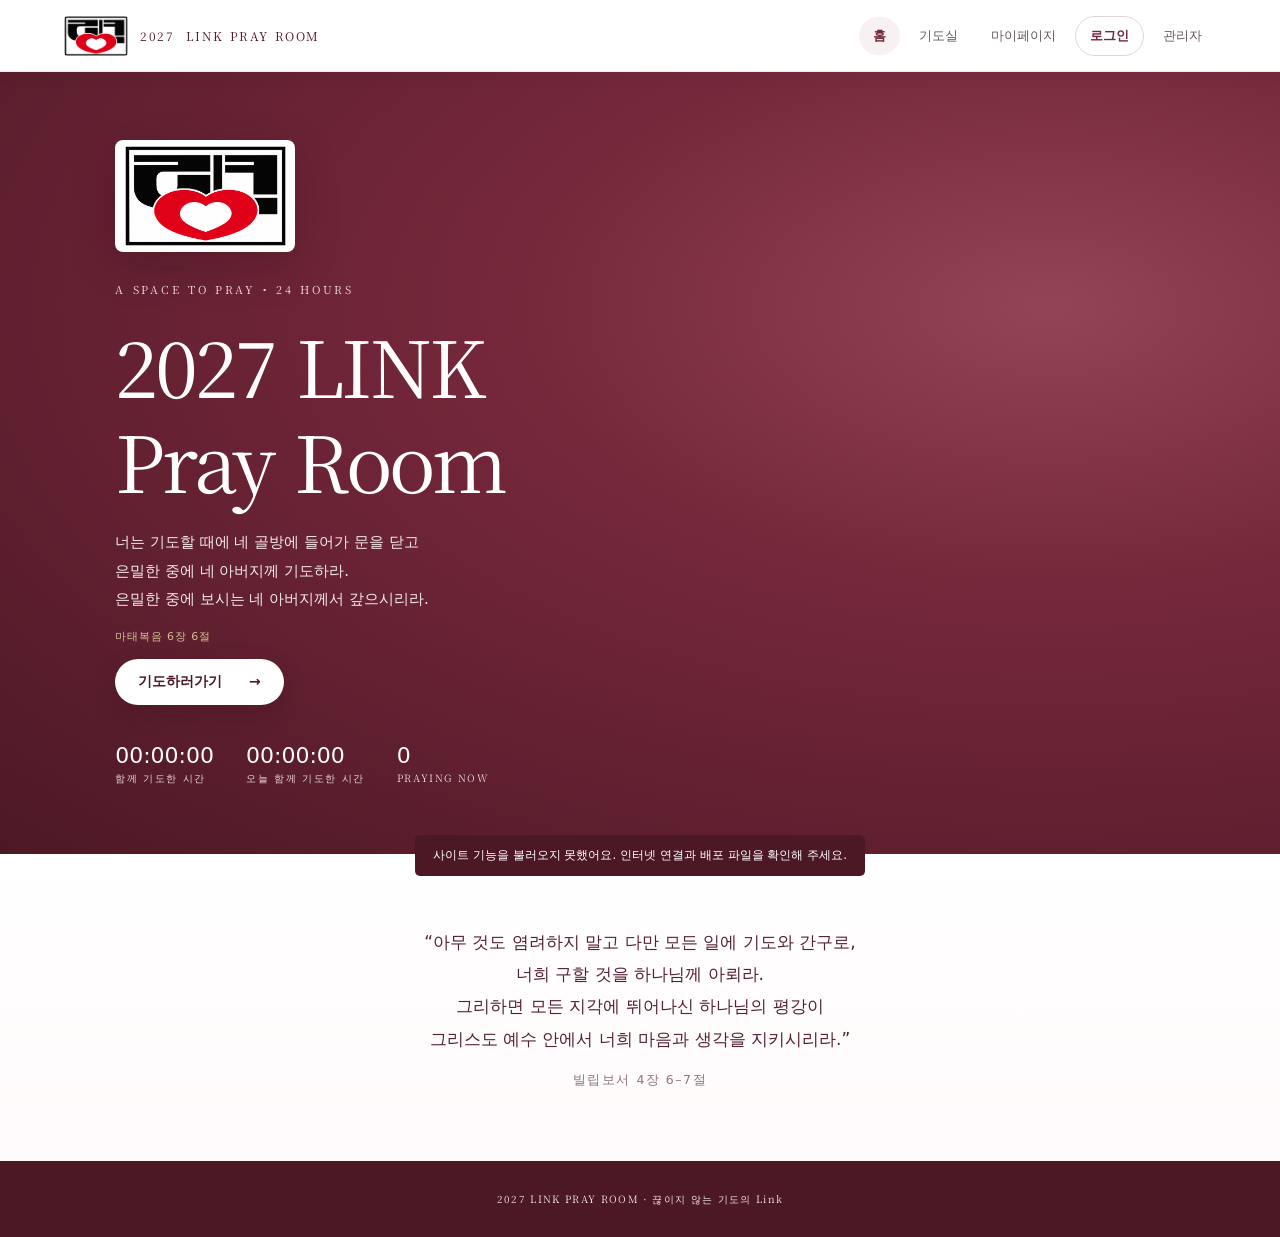
<file: public/index.html>
<!doctype html>
<html lang="ko"><head><meta charset="utf-8"><meta name="viewport" content="width=device-width,initial-scale=1"><meta name="theme-color" content="#18392f"><meta name="apple-mobile-web-app-capable" content="yes"><meta name="apple-mobile-web-app-status-bar-style" content="black-translucent"><meta name="apple-mobile-web-app-title" content="LINK PRAY"><link rel="icon" type="image/png" sizes="192x192" href="./assets/link-pray-icon-white-192.png"><link rel="apple-touch-icon" sizes="180x180" href="./assets/apple-touch-icon-white.png"><link rel="manifest" href="./site.webmanifest"><title>2027 LINK PRAY ROOM</title>
<style>:root{--green:#18392f;--deep:#122b24;--sage:#a6b9a5;--cream:#f6f3eb;--ink:#23332d;--muted:#7e8981;--line:#e4e5dc;--gold:#d7b878}*{box-sizing:border-box}body{margin:0;background:var(--cream);color:var(--ink);font-family:DM Sans,"Noto Serif KR",sans-serif}button,input,textarea,select{font:inherit}button{cursor:pointer}.top{height:72px;padding:0 max(5vw,24px);display:flex;align-items:center;justify-content:space-between;background:#f6f3ebee;border-bottom:1px solid #e8e6dd;position:sticky;top:0;z-index:5}.brand{display:flex;gap:11px;align-items:center;font-size:12px;letter-spacing:.14em;font-weight:700;color:var(--green)}.mark{width:31px;height:31px;border-radius:50%;background:var(--green);color:#f7f3e8;display:grid;place-items:center;font-family:serif;font-size:17px}.nav{display:flex;gap:5px;align-items:center}.nav button,.textbtn{border:0;background:transparent;color:#66746a;padding:10px 14px;border-radius:30px;font-size:13px}.nav button.active{background:#e8ebe3;color:var(--green);font-weight:700}.nav .login{color:var(--green);font-weight:700;border:1px solid #d9ded4}.page{display:none}.page.active{display:block}.hero{min-height:620px;background:linear-gradient(90deg,#0e261edb,#132f2575),radial-gradient(ellipse at 75% 30%,#8b9874,#405c49 35%,#19382e 75%);color:#fff;display:flex;align-items:center;padding:80px max(9vw,30px);position:relative;overflow:hidden}.hero:after{content:"\2733";position:absolute;right:12%;top:5%;font-size:360px;color:#ffffff08;font-family:serif}.hero-inner{max-width:650px;position:relative;z-index:1}.eyebrow{font-size:11px;letter-spacing:.25em;color:#d1c195;font-weight:600}.hero h1{font:500 clamp(42px,7vw,78px)/1.13 "Noto Serif KR",serif;letter-spacing:-.055em;margin:23px 0 18px}.hero p{font-size:15px;line-height:1.9;color:#e2e7df}.primary{background:var(--gold);color:#23342b;border:0;border-radius:4px;padding:15px 23px;font-size:14px;font-weight:700;margin-top:22px}.primary:disabled{opacity:.55;cursor:wait}.arrow{margin-left:22px}.stats{display:flex;gap:36px;margin-top:62px}.stat b{display:block;font-size:22px;font-weight:500}.stat span{font-size:10px;letter-spacing:.16em;color:#c4d0c3}.quote{padding:72px 24px;text-align:center;color:#42574a}.quote blockquote{font:400 22px/1.8 "Noto Serif KR",serif;margin:0 auto 15px}.quote small{letter-spacing:.12em;color:#899187}.shell{max-width:1080px;margin:auto;padding:54px 24px 90px}.heading{text-align:center;margin-bottom:34px}.heading .eyebrow{color:#a4854d}.heading h2{font:500 35px "Noto Serif KR",serif;margin:12px 0}.heading p{font-size:13px;color:var(--muted)}.room-grid{display:grid;grid-template-columns:1.35fr .8fr;gap:20px}.card{background:#fff;border:1px solid var(--line);border-radius:8px;padding:28px}.prayer-card{background:linear-gradient(145deg,#1b3b30,#29483a);color:#f5f3eb;min-height:280px;display:flex;flex-direction:column;justify-content:space-between}.prayer-card .label{font-size:10px;letter-spacing:.2em;color:#d3c08d}.prayer-card h3{font:400 25px/1.7 "Noto Serif KR",serif;max-width:540px;margin:22px 0}.prayer-card p{font-size:12px;color:#c5d0c5}.room-side h3,.card h3{font:500 17px "Noto Serif KR",serif;margin:0 0 19px}.people{display:flex;flex-direction:column;gap:13px}.person{display:flex;align-items:center;gap:10px;font-size:13px}.dot{width:7px;height:7px;background:#80a782;border-radius:50%;box-shadow:0 0 0 4px #eaf1e9}.pill{margin-left:auto;font-size:10px;color:#839087}.empty{font-size:12px;color:var(--muted);padding:12px 0}.timer{text-align:center;padding:22px 0}.timer strong{font-size:30px;font-weight:500;letter-spacing:.08em;color:var(--green)}.timer small{display:block;color:var(--muted);font-size:11px;margin-top:8px}.actions{display:flex;gap:10px;justify-content:center}.actions .primary{margin:0;padding:12px 20px}.secondary{background:#f1f2ed;color:#3b5547;border:1px solid #e4e7de;border-radius:4px;padding:12px 18px}.music{margin-top:20px;padding:15px 17px;background:#f6f6f1;border-radius:5px;display:flex;align-items:center;gap:12px;font-size:12px;color:#506053}.music audio{width:100%;height:34px}.music small{display:block;color:#899187;margin-top:4px}.profile-grid{display:grid;grid-template-columns:.8fr 1.2fr;gap:20px}.profile-name{font:500 24px "Noto Serif KR",serif}.bigtime{font-size:40px;color:var(--green);margin:22px 0 5px}.field{width:100%;border:1px solid var(--line);background:#fbfbf8;padding:13px;border-radius:4px;margin:7px 0 13px;color:var(--ink)}textarea.field{height:105px;resize:vertical}.topic{padding:14px;border:1px solid var(--line);border-radius:5px;margin:10px 0;font-size:13px;line-height:1.7}.topic small{display:block;color:#9a8a68;font-size:10px;margin-bottom:5px}.footer{background:var(--deep);color:#b8c4b9;text-align:center;padding:30px 20px;font-size:10px;letter-spacing:.13em}.modal{position:fixed;inset:0;z-index:20;background:#11261ecc;display:none;align-items:center;justify-content:center;padding:18px}.modal.open{display:flex}.modal-card{width:min(540px,100%);max-height:92vh;overflow:auto;background:var(--cream);padding:30px;border-radius:8px;box-shadow:0 18px 80px #0004}.modal-head{display:flex;justify-content:space-between;align-items:center}.modal-head h2{font:500 25px "Noto Serif KR",serif;margin:0}.close{background:none;border:0;font-size:25px;color:#617067}.tabs{display:flex;gap:6px;margin:20px 0}.tabs button{flex:1;padding:11px;background:#eceee7;border:0;border-radius:4px;color:#617067}.tabs button.active{background:var(--green);color:#fff}.formgrid{display:grid;grid-template-columns:1fr 1fr;gap:0 12px}.formgrid label,.loginform label{display:block;font-size:11px;color:#68756c}.formgrid input,.loginform input{display:block;width:100%;padding:12px;border:1px solid var(--line);background:#fff;border-radius:4px;margin:6px 0 13px}.loginform{display:none}.loginform.active{display:block}.formgrid[hidden]{display:none}.modal .primary{width:100%;margin:10px 0 0}.hint{font-size:11px;color:#818a82;line-height:1.7}.toast{position:fixed;bottom:24px;left:50%;transform:translate(-50%);background:#213b30;color:#fff;padding:12px 18px;border-radius:5px;font-size:12px;opacity:0;pointer-events:none;transition:.2s;z-index:30}.toast.show{opacity:1}.adminbox{max-width:650px;margin:20px auto}.adminbox p{font-size:12px;color:var(--muted);line-height:1.8}.adminbox input[type=file]{display:block;margin:15px 0}.hidden{display:none!important}.profile-label{display:block;font-size:11px;color:#68756c}.answer-box{margin-top:13px;padding:13px;background:#f4f4ee;border:1px solid #e6e7df;border-radius:4px;color:#59655c}.answer-box strong{display:block;font-size:11px;color:#7f8b7e;margin-bottom:6px}.response-button{border:0;background:transparent;color:#55725f;padding:8px 0 0;font-size:11px}.response-editor{margin-top:10px}.topic-actions{display:flex;gap:14px;margin-top:5px}.topic-actions .response-button{padding:8px 0}.topic-actions .response-button:hover{text-decoration:underline}@media(max-width:700px){.top{height:62px;padding:0 13px}.brand{font-size:9px;letter-spacing:.1em}.mark{width:27px;height:27px}.nav{gap:0}.nav button{padding:9px 8px;font-size:10px}.hero{min-height:570px;padding:55px 25px}.hero h1{font-size:47px}.stats{gap:22px}.room-grid,.profile-grid{grid-template-columns:1fr}.shell{padding:43px 15px 70px}.card{padding:21px}.formgrid{grid-template-columns:1fr}.modal-card{padding:22px}}</style><style>.music{display:flex;flex-wrap:nowrap;align-items:center}.music>span{flex:0 0 auto}.music>div{flex:1 1 180px;min-width:100px}.music audio{flex:1 1 240px;width:auto;min-width:180px}@media(max-width:700px){.music{flex-wrap:wrap}.music>div{flex:1 1 120px}.music audio{flex:1 1 calc(100% - 27px);width:calc(100% - 27px);min-width:0;margin-left:27px}}</style><style>.music{display:flex;flex-wrap:nowrap;align-items:center}.music>span{flex:0 0 auto}.music>div{flex:1 1 180px;min-width:100px}.music audio{flex:1 1 240px;width:auto;min-width:180px}@media(max-width:700px){.music{flex-wrap:wrap}.music>div{flex:1 1 120px}.music audio{flex:1 1 calc(100% - 27px);width:calc(100% - 27px);min-width:0;margin-left:27px}}</style><style>.youtube-wrap{margin-top:14px;border-radius:5px;overflow:hidden;background:#111}.youtube-wrap iframe{display:block;width:100%;min-height:200px;aspect-ratio:16/9;border:0}.admin-global-total{display:flex;justify-content:space-between;align-items:center;padding:12px 0;border-bottom:1px solid var(--line);font-size:12px}.admin-global-total strong{font-size:18px;color:var(--green)}.admin-person-row{display:grid;grid-template-columns:minmax(120px,1fr) auto auto;align-items:center;gap:12px;padding:11px 0;border-bottom:1px solid var(--line)}.admin-person-row>div{min-width:0}.admin-person-row b,.admin-person-row small{display:block}.admin-person-row b{font-size:12px}.admin-person-row small{font-size:10px;color:var(--muted);margin-top:4px}.admin-person-row>strong{font-size:12px;white-space:nowrap}.admin-person-row button{padding:8px 10px;font-size:11px;white-space:nowrap}@media(max-width:700px){.top{height:auto;min-height:62px;flex-wrap:wrap;gap:8px;padding:10px 13px}.brand{font-size:9px;letter-spacing:.1em}.nav{width:100%;overflow-x:auto;justify-content:flex-start;scrollbar-width:none}.nav::-webkit-scrollbar{display:none}.nav button{flex:0 0 auto;white-space:nowrap}.hero .stats{flex-wrap:wrap}.adminbox{padding:18px}.admin-person-row{grid-template-columns:minmax(0,1fr) auto;gap:9px}.admin-person-row>div{grid-column:1/3}.admin-person-row button{width:100%}.youtube-wrap iframe{min-height:200px}}</style><style>@media(max-width:700px){.top{height:auto;min-height:60px;flex-wrap:wrap;gap:8px;padding:10px 12px}.brand{font-size:10px;letter-spacing:.08em}.nav{width:100%;overflow-x:auto;justify-content:flex-start;gap:3px;scrollbar-width:none}.nav::-webkit-scrollbar{display:none}.nav button{flex:0 0 auto;min-height:42px;padding:10px 12px;font-size:12px;white-space:nowrap}.hero{min-height:calc(100svh - 106px);padding:48px 22px}.hero h1{font-size:clamp(40px,12vw,56px)}.hero p{font-size:14px}.hero:after{right:-18%;font-size:240px}.stats{gap:18px;margin-top:42px}.stat{min-width:105px}.stat b{font-size:19px}.shell{padding:32px 14px 54px}.heading{margin-bottom:23px}.heading h2{font-size:29px}.heading p{line-height:1.7}.room-grid,.profile-grid{grid-template-columns:minmax(0,1fr);gap:14px}.card{padding:18px}.prayer-card{min-height:240px}.prayer-card h3{font-size:21px;line-height:1.65}.actions{gap:8px}.actions button{flex:1;min-height:48px;padding:12px 8px!important}.timer strong{font-size:28px}.music{flex-wrap:wrap;gap:10px}.music>div{flex:1 1 calc(100% - 40px);min-width:0}.music audio{width:100%;min-width:0}.youtube-wrap{width:100%}.adminbox{margin:0;padding:18px}.admin-person-row{grid-template-columns:minmax(0,1fr) auto;gap:8px}.admin-person-row>div{grid-column:1/3}.admin-person-row button{width:100%;min-height:42px}.formgrid{grid-template-columns:1fr}.field{font-size:16px;padding:13px}.modal{padding:10px;align-items:flex-end}.modal-card{width:100%;max-height:92svh;padding:20px;border-radius:12px 12px 6px 6px}.modal-head h2{font-size:22px}.modal .primary,.modal .secondary{min-height:46px}.footer{padding:24px 14px;line-height:1.7}.toast{width:calc(100% - 28px);bottom:14px;text-align:center}.topic{overflow-wrap:anywhere}.profile-details{line-height:1.8}.signed-out{text-align:center}}@media(min-width:701px)and (max-width:900px){.top{padding:0 20px}.nav button{padding:9px 10px}.shell{padding-right:20px;padding-left:20px}.room-grid{grid-template-columns:1.1fr .9fr}}</style><style>.room-topic-list{display:grid;gap:18px}.room-topic-entry{padding:0 0 16px;border-bottom:1px solid #ffffff26}.room-topic-entry:last-child{padding-bottom:0;border-bottom:0}.room-topic-entry h3{font:500 18px/1.5 "Noto Serif KR",serif;margin:0 0 7px;color:#e5d7a9}.room-topic-entry p{font:400 16px/1.8 "Noto Serif KR",serif;margin:0;color:#f5f3eb;white-space:pre-wrap}.shared-topic-entry{padding:16px;margin:12px 0;background:#f7f7f2;border:1px solid var(--line);border-radius:6px}.shared-topic-entry .field{margin:6px 0 10px}.admin-group{padding:15px 0;border-bottom:1px solid var(--line)}.admin-group>h4{display:flex;justify-content:space-between;align-items:center;margin:0 0 10px;color:var(--green);font-size:16px}.admin-group>h4 span,.admin-darabang-group>h5 span{font-size:11px;color:var(--muted);font-weight:400}.admin-darabang-group{padding:10px 0 4px 14px;border-left:2px solid #e7e8df}.admin-darabang-group>h5{display:flex;justify-content:space-between;margin:0 0 8px;font-size:13px;font-weight:600;color:#526658}.shared-topic-title{font:500 14px "Noto Serif KR",serif;margin:0 0 7px;color:var(--green)}@media(max-width:700px){.room-topic-entry p{font-size:15px}.shared-topic-entry{padding:12px}.admin-darabang-group{padding-left:10px}}</style><style>.shared-prayer-tabs{flex-wrap:wrap;margin:16px 0}.shared-prayer-tabs button{font-size:12px}.shared-prayer-tabs button.active{background:var(--green);color:#fff}.personal-topic-choices{display:grid;grid-template-columns:repeat(auto-fit,minmax(150px,1fr));gap:9px}.personal-topic-choice{display:flex;align-items:center;justify-content:space-between;gap:10px;padding:13px;background:#f7f8f3;border:1px solid var(--line);border-radius:5px;color:var(--ink);text-align:left}.personal-topic-choice:hover{border-color:#a6b9a5;background:#f0f3eb}.personal-topic-choice span{font-size:13px;font-weight:600}.personal-topic-choice small{font-size:10px;color:var(--muted);white-space:nowrap}.personal-topic-breadcrumb{display:flex;align-items:center;gap:8px;flex-wrap:wrap;margin:4px 0 16px;color:var(--muted);font-size:12px}.personal-topic-heading{font:500 16px "Noto Serif KR",serif;color:var(--green);margin:8px 0 12px}.admin-group{margin:12px 0}.admin-group>h4{margin-bottom:10px}@media(max-width:700px){.shared-prayer-tabs{display:grid;grid-template-columns:1fr}.shared-prayer-tabs button{min-height:42px}.personal-topic-choices{grid-template-columns:1fr}.personal-topic-choice{min-height:48px}}</style><style>.hero:after{display:none!important;content:none!important}</style><style>.room-topic-entry h3{font-size:23px!important;line-height:1.45}.topic-prayer-total{display:block;margin-top:13px;color:#d8c99f;font-size:12px;letter-spacing:.03em}.completed-prayer-archive{margin-top:24px}.completed-prayer-archive>h3{margin:0 0 12px;color:var(--green)}.completed-prayer-entry{display:flex;justify-content:space-between;align-items:flex-start;gap:18px;padding:17px 0;border-top:1px solid var(--line)}.completed-prayer-entry h3{margin:0 0 6px;color:var(--green);font:600 17px/1.5 "Noto Serif KR",serif}.completed-prayer-entry p{margin:0;white-space:pre-wrap;font-size:13px;line-height:1.7}.completed-prayer-entry>small{flex:0 0 auto;color:var(--muted);font-size:11px;text-align:right}.completed-prayer-entry strong{display:inline-block;margin-top:5px;color:var(--green);font-size:13px}.admin-member-card{display:block!important;padding:14px 0!important}.admin-member-heading{display:grid;grid-template-columns:minmax(100px,1fr) minmax(180px,2fr) auto;align-items:center;gap:12px}.admin-member-heading small{font-size:11px;color:var(--muted)}.admin-member-fields{display:grid;grid-template-columns:repeat(3,minmax(0,1fr));gap:9px;margin:12px 0}.admin-member-fields label{font-size:11px;color:var(--muted)}.admin-member-fields .field{margin-top:5px}.topic-prayer-total{color:#66746a!important}.room-topic-entry .topic-prayer-total{color:#d8c99f!important}@media(max-width:600px){.completed-prayer-entry{display:block}.completed-prayer-entry>small{display:block;margin-top:10px;text-align:left}.admin-member-heading{grid-template-columns:1fr auto}.admin-member-heading small{grid-column:1/-1;grid-row:2}.admin-member-fields{grid-template-columns:1fr}.completed-prayer-archive{padding:18px}}</style><style>.admin-tabs{display:grid;grid-template-columns:repeat(4,minmax(0,1fr));margin:0 0 22px}.admin-tabs button{font-size:13px}.admin-tabs button.active{background:var(--green);color:#fff}.admin-panels{display:grid;gap:18px}.admin-panel{margin:0}.admin-panel-subsection{margin-top:28px}.admin-global-total{margin:0 0 10px;padding:12px;background:#f5f6f1;border-radius:4px;color:var(--muted);font-size:13px}.admin-global-total strong{color:var(--green);font-size:18px}.admin-member-navigation{margin-top:18px}.admin-member-choice-grid{display:grid;grid-template-columns:repeat(auto-fit,minmax(140px,1fr));gap:10px}.admin-member-choice{display:flex;align-items:center;justify-content:space-between;gap:10px;min-height:54px;padding:13px 15px;border:1px solid var(--line);border-radius:5px;background:#f8f9f5;color:var(--green);text-align:left}.admin-member-choice:hover{border-color:var(--sage);background:#f0f3eb}.admin-member-choice strong{font-size:14px}.admin-member-choice small{font-size:11px;color:var(--muted);white-space:nowrap}.admin-member-path>p{color:var(--muted);font-size:13px}.admin-member-heading{grid-template-columns:minmax(130px,1fr) minmax(160px,2fr) auto}.admin-member-fields{grid-template-columns:repeat(3,minmax(0,1fr))}@media(max-width:760px){.admin-tabs{grid-template-columns:repeat(2,minmax(0,1fr))}.admin-tabs button{min-height:48px;padding:9px;font-size:12px}}@media(max-width:520px){.admin-tabs{grid-template-columns:1fr 1fr}.admin-member-heading{grid-template-columns:1fr}.admin-member-heading small{grid-column:auto;grid-row:auto}.admin-member-fields{grid-template-columns:1fr}}</style><style>.signup-choice-label{grid-column:1/-1;display:block;font-size:12px;color:#526658;font-weight:600;margin-top:2px}.signup-choice-select{display:block;width:100%;min-height:50px;padding:13px 44px 13px 14px;margin:7px 0 13px;border:1px solid #d9ded4;border-radius:5px;background-color:#fff;color:#23332d;font-size:15px;line-height:1.4;appearance:none;-webkit-appearance:none;box-shadow:0 1px 2px #18392f0a;background-image:linear-gradient(45deg,transparent 50%,#627369 50%),linear-gradient(135deg,#627369 50%,transparent 50%);background-position:calc(100% - 19px) 50%,calc(100% - 13px) 50%;background-size:6px 6px;background-repeat:no-repeat}.signup-choice-select:focus{outline:2px solid #a6b9a5;outline-offset:1px;border-color:#6f8c78}.signup-choice-select option{font-size:15px;padding:8px}@media(max-width:700px){.signup-choice-label{font-size:12px}.signup-choice-select{min-height:52px;font-size:16px;padding:14px 44px 14px 14px}}</style><link rel="preconnect" href="https://fonts.googleapis.com"><link rel="preconnect" href="https://fonts.gstatic.com" crossorigin><link href="https://fonts.googleapis.com/css2?family=Noto+Serif+KR:wght@400&display=swap" rel="stylesheet"><link rel="stylesheet" href="./theme.css?v=21"><style>.person-name{display:inline-flex;align-items:baseline}.room-role-label{margin-left:1px;color:#a2aba4;font-size:.78em;font-weight:400;white-space:nowrap}</style><style>.admin-today-prayers{margin-top:16px;padding:18px;background:#fff;border:1px solid #e4e5dc;border-radius:7px}.admin-today-prayers h4{margin:0 0 5px;color:#23332d;font-size:15px}.admin-today-prayers>p{margin:0 0 12px;color:#7e8981;font-size:12px}.admin-today-prayer-list{display:grid;gap:8px}.admin-today-person{display:flex;justify-content:space-between;align-items:center;gap:10px;padding:11px 13px;background:#f7f8f4;border-radius:5px}.admin-today-person>div{display:flex;align-items:center;gap:8px}.admin-today-person strong{font-size:13px;color:#23332d}.admin-today-person small{font-size:12px;color:#7e8981;text-align:right}.admin-today-active{font-size:10px;color:#55745d;background:#e8efe7;border-radius:20px;padding:4px 8px}@media(max-width:520px){.admin-today-person{align-items:flex-start;flex-direction:column}.admin-today-person small{text-align:left}}</style><style>.hero-inner{max-width:900px;width:100%}.hero .hero-title{font:500 clamp(38px,5.4vw,62px)/1.08 'Noto Serif KR',serif;letter-spacing:-.05em;margin:12px 0 22px}.hero-time-layout{display:grid;grid-template-columns:minmax(0,1.35fr) minmax(260px,.8fr);gap:34px;align-items:stretch;margin:0 0 21px}.hero-main-time{display:flex;flex-direction:column;justify-content:center;padding:20px 22px;background:rgba(255,255,255,.09);border:1px solid rgba(255,255,255,.18);border-left:3px solid var(--gold);border-radius:8px;backdrop-filter:blur(5px)}.hero-main-time>span{font-size:12px;letter-spacing:.18em;color:#d1c195;margin-bottom:9px}.hero-main-time>strong{font:500 clamp(42px,5.2vw,58px)/1.05 'DM Sans',sans-serif;letter-spacing:.015em;color:#fff;white-space:nowrap}.hero-side-times{display:grid;grid-template-rows:1fr 1fr;border-left:1px solid #ffffff45;padding-left:24px}.hero-side-time{display:flex;justify-content:space-between;align-items:center;gap:14px;min-height:47px}.hero-side-time+.hero-side-time{border-top:1px solid #ffffff30}.hero-side-time>span{font-size:12px;line-height:1.45;color:#dfe5dc}.hero-side-time>strong{font-size:19px;font-weight:500;white-space:nowrap;color:#fff}.hero .hero-scripture{margin:20px 0 2px;font-size:14px;line-height:1.8;color:#e2e7df}.hero .hero-verse{display:block;margin-top:4px;color:#d1c195;font-size:11px}.hero .primary{margin-top:15px}.hero-live-count{display:flex;align-items:baseline;gap:8px;margin-top:17px;color:#c4d0c3}.hero-live-count b{font-size:17px;font-weight:600;color:#fff}.hero-live-count span{font-size:10px;letter-spacing:.15em}@media(max-width:700px){.hero{padding:52px 24px}.hero .hero-title{font-size:clamp(36px,10vw,52px);margin:10px 0 18px}.hero-time-layout{grid-template-columns:1fr;gap:15px;margin-bottom:17px}.hero-main-time{padding-left:15px}.hero-main-time>strong{font-size:clamp(38px,10vw,50px)}.hero-side-times{border-left:0;padding-left:0}.hero-side-time{min-height:43px}.hero-side-time>strong{font-size:17px}.hero .hero-scripture{font-size:13px;margin-top:16px}}</style><style>.hero-side-times.solo{grid-template-rows:1fr}</style><style>.hero-inner{max-width:900px;width:100%}.stats{flex-wrap:wrap;gap:18px 32px;margin-top:38px}@media(max-width:520px){.stats{gap:14px 20px;margin-top:28px}.stat b{font-size:18px}}</style></head><body>
<header class="top"><div class="brand"><img class="brand-logo" src="./assets/link-logo.png" width="64" height="40" alt=""><span>2027&nbsp; LINK PRAY ROOM</span></div><nav class="nav"><button class="active" data-page="home">홈</button><button data-page="room">기도실</button><button data-page="mypage">마이페이지</button><button id="authButton" class="login">로그인</button><button id="logoutButton" class="login hidden">로그아웃</button><button id="adminNav" data-page="admin">관리자</button></nav></header>
<main><section id="home" class="page active"><div class="hero"><div class="hero-inner"><img class="hero-logo" src="./assets/link-logo.png" width="240" height="150" alt="LINK PRAY ROOM 로고"><div class="eyebrow">A SPACE TO PRAY · 24 HOURS</div><h1><span class="hero-english">2027 LINK</span><br>Pray Room</h1><p>너는 기도할 때에 네 골방에 들어가 문을 닫고<br>은밀한 중에 네 아버지께 기도하라.<br>은밀한 중에 보시는 네 아버지께서 갚으시리라.</p><small class="hero-verse">마태복음 6장 6절</small><button class="primary" id="goRoom">기도하러가기 <span class="arrow">→</span></button><div id="homeSideTimes" class="stats"><div class="stat"><b id="homeTotal">00:00:00</b><span id="homeTotalCaption">함께 기도한 시간</span></div><div id="homeMyStat" class="stat hidden"><b id="homeMyTotal">로그인 후 확인</b><span id="homeMyTotalCaption">나의 기도시간</span></div><div class="stat"><b id="homeTodayTotal">00:00:00</b><span>오늘 함께 기도한 시간</span></div><div class="stat"><b id="homeCount">0</b><span>PRAYING NOW</span></div></div></div></div><div class="quote"><blockquote>“아무 것도 염려하지 말고 다만 모든 일에 기도와 간구로,<br>너희 구할 것을 하나님께 아뢰라.<br>그리하면 모든 지각에 뛰어나신 하나님의 평강이<br>그리스도 예수 안에서 너희 마음과 생각을 지키시리라.”</blockquote><small>빌립보서 4장 6–7절</small></div><footer class="footer">2027 LINK PRAY ROOM · 끊이지 않는 기도의 Link</footer></section>
<section id="room" class="page"><div class="shell"><div class="heading"><div class="eyebrow">THE PRAYER ROOM</div><h2>지금, 함께 기도해요</h2><p>이와 같이 성령도 우리의 연약함을 도우시나니 우리는 마땅히 기도할 바를 알지 못하나<br>오직 성령이 말할 수 없는 탄식으로 우리를 위하여 친히 간구하시느니라<br>- 로마서 8장 26절 -</p></div><div class="room-grid"><div><div class="card prayer-card"><div id="roomTopic" class="room-topic-list"></div></div><div class="card" style="margin-top:18px;text-align:center"><div class="timer"><strong id="timer">00:00:00</strong><small id="timerHint">로그인 후 기도를 시작할 수 있어요</small></div><div class="actions"><button class="primary" id="startBtn">기도 시작</button><button class="secondary hidden" id="stopBtn">기도 마치기</button></div><div class="music"><span style="font-size:18px">♫</span><div><b id="musicName">배경음악</b></div><audio id="audio" controls loop></audio></div><div id="youtubeWrap" class="youtube-wrap hidden"><iframe id="youtubePlayer" title="배경음악 YouTube player" loading="lazy" allow="autoplay; encrypted-media; picture-in-picture" allowfullscreen></iframe></div></div></div><aside class="card room-side"><h3>기도실에 함께 있는 사람 <span class="pill" id="countLabel">0명</span></h3><div id="people" class="people"><div class="empty">불러오는 중…</div></div><div class="topic" style="margin-top:25px;background:#f8f8f3"><small>함께하는 기도</small>각자의 골방에서 드리는 기도가 링크의 기도로</div></aside></div><section id="completedPrayerArchive" class="card completed-prayer-archive hidden"><h3>이전 기도제목</h3><div id="completedPrayerTopics"></div></section></div></section>
<section id="mypage" class="page"><div class="shell"><div class="heading"><div class="eyebrow">MY PRAYER JOURNEY</div><h2>마이페이지</h2><p>나의 기도 여정과 기도제목을 기록해요.</p></div><div id="signedOut" class="card signed-out">마이페이지를 보려면 로그인해 주세요.<br><button class="primary" onclick="openAuth('login')">로그인</button></div><div id="myContent" class="profile-grid hidden"><div class="card"><div class="profile-name"><span id="myName">기도자</span>님</div><div class="bigtime" id="myTotal">00:00:00</div><div class="hint" id="myTotalCaption">나의 기도시간</div><div id="myProfileDetails" class="hint profile-details"></div><form id="profileForm"><h3>회원정보</h3><label class="profile-label">이름<input id="profileName" class="field" required></label><label class="profile-label">휴대폰 번호<input id="profilePhone" class="field" type="tel" inputmode="numeric" placeholder="010-0000-0000" required></label><label class="profile-label">기수<input id="profileCohort" class="field" required></label><label class="profile-label">그룹<select id="profileGroup" class="field" required><option value="">그룹 선택</option></select></label><label class="profile-label">다락방<select id="profileDarabang" class="field" required><option value="">다락방 선택</option></select></label><label class="profile-label">순<select id="profileSoon" class="field" required><option value="">순 선택</option></select></label><button class="secondary" type="submit">회원정보 저장</button></form><hr><h3>이메일 변경</h3><label class="profile-label">이메일<input id="profileEmailInput" class="field" type="email" required></label><button class="secondary" id="requestEmailChange" type="button">변경 인증메일 보내기</button><p class="hint" id="emailChangeStatus">새 이메일 주소로 인증메일을 보내고, 메일의 링크를 열어 변경을 완료해 주세요.</p><hr><h3>비밀번호 변경</h3><label class="profile-label">새 비밀번호<input id="newPassword" class="field" type="password" autocomplete="new-password" minlength="8" placeholder="8자 이상" required></label><label class="profile-label">새 비밀번호 확인<input id="confirmNewPassword" class="field" type="password" autocomplete="new-password" minlength="8" required></label><button class="secondary" id="changePasswordBtn" type="button">비밀번호 변경</button></div><div class="card"><h3>나의 기도제목</h3><p class="hint">나만 볼 수 있는 기도제목을 기록해요.</p><textarea id="myTopicInput" class="field" placeholder="나의 기도제목을 적어주세요."></textarea><button class="primary" id="saveTopic" type="button">기도제목 저장</button><div id="myTopics" class="topic-list"></div></div></div></div></section>
<section id="admin" class="page"><div class="shell"><div class="heading"><div class="eyebrow">ROOM SETTINGS</div><h2>관리자 모드</h2><p>기도제목, 회원, 배경음악을 필요한 메뉴에서 관리합니다.</p></div><div id="adminTabs" class="tabs admin-tabs"><button type="button" class="active" data-admin-panel-button="shared">공통 기도제목 작성 관리</button><button type="button" data-admin-panel-button="personal">회원 개인 기도제목 관리</button><button type="button" data-admin-panel-button="members">회원 관리</button><button type="button" data-admin-panel-button="music">배경음악 관리</button></div><div class="admin-panels"><section class="card adminbox admin-panel" data-admin-panel="shared"><h3>공통 기도제목 작성 관리</h3><p>각 항목의 이름과 내용을 입력하세요. 여러 항목을 한 번에 게시할 수 있어요.</p><div id="sharedTopicDrafts"></div><button class="secondary" id="addSharedTopicDraft" type="button">+ 기도제목 추가</button><button class="primary" id="saveAdminTopic" type="button">입력한 기도제목 게시</button><div class="admin-panel-subsection"><h3>공통 기도제목 목록</h3><div id="sharedPrayerTabs" class="tabs shared-prayer-tabs"><button type="button" data-shared-status="published" data-status-label="게시">게시 (0)</button><button type="button" data-shared-status="unpublished" data-status-label="미게시">미게시 (0)</button><button type="button" data-shared-status="completed" data-status-label="완료 · 이전 기도제목">완료 · 이전 기도제목 (0)</button></div><div id="adminPrayerHistory"><div class="empty">관리자 메뉴에서 불러옵니다.</div></div><div id="adminSharedPrayerTotals" class="admin-shared-prayer-totals"></div></div></section><section class="card adminbox admin-panel hidden" data-admin-panel="personal"><h3>회원 개인 기도제목 관리</h3><p>다락방과 순을 선택해 해당 회원들의 개인 기도제목과 응답을 확인합니다.</p><div id="adminPersonalTopics"><div class="empty">관리자 메뉴에서 불러옵니다.</div></div></section><section class="card adminbox admin-panel hidden" data-admin-panel="members"><h3>회원 관리 · 회원 정보 관리</h3><p>다락방을 고르고, 순을 고르면 해당 순 회원만 표시됩니다. 회원별 누적 기도시간을 확인하고 회원분류를 수정할 수 있어요.</p><div class="admin-tools"><div id="adminGlobalTotal" class="admin-global-total"></div><div class="admin-today-prayers"><h4>오늘 기도한 사람</h4><p>가장 최근에 기도를 시작한 사람부터 표시해요.</p><div id="adminTodayPrayerList" class="admin-today-prayer-list"><div class="empty">관리자 메뉴에서 불러옵니다.</div></div></div></div><div id="adminPrayerTotals" class="admin-member-navigation"><div class="empty">관리자 메뉴에서 불러옵니다.</div></div></section><section class="card adminbox admin-panel hidden" data-admin-panel="music"><h3>배경음악 관리</h3><p>음원 파일을 올리거나 YouTube 영상 링크를 등록할 수 있습니다. 마지막으로 설정한 방식 하나만 재생됩니다.</p><label class="profile-label">YouTube 영상 링크<input id="youtubeUrl" class="field" type="url" placeholder="https://www.youtube.com/watch?v=..."></label><button class="secondary" id="saveYoutubeLink" type="button">YouTube 링크 사용</button><div id="uploadStatus" class="hint" style="margin:10px 0"></div><label class="profile-label" style="margin-top:18px">또는 음원 파일 업로드<input type="file" id="audioFile" accept="audio/*"></label></section></div></div></section></main>
<div id="authModal" class="modal"><div class="modal-card"><div class="modal-head"><h2>기도실에 함께하기</h2><button class="close" id="closeModal">×</button></div><div class="tabs"><button class="active" data-auth-tab="login">로그인</button><button data-auth-tab="signup">회원가입</button></div><form id="loginForm" class="loginform active"><label>연락처 또는 이메일<input name="identifier" autocomplete="username" placeholder="010-0000-0000 또는 you@example.com" required></label><label>비밀번호<input name="password" type="password" autocomplete="current-password" required></label><button class="primary">로그인</button><button class="textbtn" id="showPasswordReset" type="button">비밀번호를 잊으셨나요?</button><div id="passwordResetBox" class="hidden"><label>가입한 이메일<input id="resetEmail" type="email" autocomplete="email" placeholder="you@example.com"></label><button class="secondary" id="sendPasswordReset" type="button">재설정 이메일 보내기</button></div><p class="hint">관리자는 관리자 계정으로 로그인한 뒤 상단의 관리자 메뉴를 이용하세요.</p></form><form id="signupForm" class="loginform"><div class="formgrid"><label>연락처<input name="phone" type="tel" autocomplete="tel" placeholder="010-0000-0000" required></label><label>이메일<input name="email" type="email" autocomplete="email" required></label><label>이름<input name="name" autocomplete="name" required></label><label>기수<input name="cohort" required></label><label class="signup-choice-label">그룹<select class="field signup-choice-select" id="signupGroup" name="group_name" required><option value="">그룹 선택</option></select></label><label class="signup-choice-label">다락방<select class="field signup-choice-select" id="signupDarabang" name="darabang" required><option value="">다락방 선택</option></select></label><label class="signup-choice-label">순<select class="field signup-choice-select" id="signupSoon" name="soon" required><option value="">순 선택</option></select></label><label>비밀번호<input name="password" type="password" autocomplete="new-password" minlength="8" required></label></div><button class="secondary" id="verifyEmailBtn" type="button">이메일 인증메일 보내기</button><p class="hint" id="emailVerifyStatus">이메일 인증을 먼저 진행해 주세요.</p><button class="primary" id="completeSignup" disabled>회원가입</button><p class="hint">인증메일 링크를 열어 이메일을 인증한 뒤 이 화면으로 돌아와 회원가입을 눌러주세요.</p></form></div></div>
<div id="reauthModal" class="modal"><form id="reauthForm" class="modal-card"><div class="modal-head"><h2>비밀번호 확인</h2><button class="close" id="closeReauth" type="button">×</button></div><p class="hint">마이페이지를 열려면 계정 비밀번호를 다시 입력해 주세요.</p><input id="reauthPassword" class="field" type="password" autocomplete="current-password" required><button class="primary">확인</button></form></div><div id="passwordRecoveryModal" class="modal"><form id="passwordRecoveryForm" class="modal-card"><div class="modal-head"><h2>새 비밀번호 설정</h2></div><p class="hint">이메일 인증이 완료됐어요. 새 비밀번호를 입력해 주세요.</p><label class="profile-label">새 비밀번호<input id="recoveryPassword" class="field" type="password" autocomplete="new-password" minlength="8" required></label><label class="profile-label">새 비밀번호 확인<input id="recoveryPasswordConfirm" class="field" type="password" autocomplete="new-password" minlength="8" required></label><button class="primary">비밀번호 저장</button></form></div><div class="toast" id="toast"></div>
<script type="module" src="./app.js?v=30"></script>
<script>(()=>{const d=new Set(["SCRIPT","STYLE","NOSCRIPT","TEXTAREA","INPUT"]),u=/\d+(?=\s+[A-Za-z])|[A-Za-z]+/g;function s(e){if(!e||e.nodeType!==Node.TEXT_NODE||!e.nodeValue||e.parentElement?.closest(".latin-serif"))return;const t=e.nodeValue;if(!/[A-Za-z]/.test(t))return;const a=[...t.matchAll(u)];if(!a.length)return;const n=document.createDocumentFragment();let c=0;for(const o of a){const i=o.index;i>c&&n.append(document.createTextNode(t.slice(c,i)));const r=document.createElement("span");r.className="latin-serif",r.lang="en",r.textContent=o[0],n.append(r),c=i+o[0].length}c<t.length&&n.append(document.createTextNode(t.slice(c))),e.replaceWith(n)}function l(e){if(e.nodeType===Node.TEXT_NODE)return s(e);if(e.nodeType!==Node.ELEMENT_NODE||d.has(e.tagName)||e.closest(".latin-serif"))return;const t=document.createTreeWalker(e,NodeFilter.SHOW_TEXT,{acceptNode(n){return d.has(n.parentElement?.tagName)?NodeFilter.FILTER_REJECT:NodeFilter.FILTER_ACCEPT}}),a=[];for(;t.nextNode();)a.push(t.currentNode);a.forEach(s)}l(document.body),new MutationObserver(e=>e.forEach(t=>{t.type==="characterData"?s(t.target):t.addedNodes.forEach(l)})).observe(document.body,{subtree:!0,childList:!0,characterData:!0})})();</script></body></html>
</file>
<file: public/theme.css>
:root{--green:#76283b;--deep:#4d1826;--sage:#b88a94;--cream:#fff;--ink:#2c2527;--muted:#766d70;--line:#eee5e7;--gold:#8f3449;--burgundy:#76283b;--wine:#4d1826;--rose:#f8f1f3;--blush:#ead9de}body{background:#fff;color:var(--ink);font-family:system-ui,-apple-system,Segoe UI,sans-serif;font-size:15px}.top{background:#fffffff5;border-bottom:1px solid #efe7e9;box-shadow:0 4px 20px #38121c08;backdrop-filter:blur(12px)}.brand{display:flex;align-items:center;gap:12px;color:var(--wine);text-decoration:none;letter-spacing:.13em;font-size:12px;font-weight:750}.brand-logo{width:64px;height:40px;object-fit:contain;border-radius:4px}.nav button,.textbtn{color:#655a5e}.nav button.active{background:var(--rose);color:var(--burgundy)}.nav .login{color:var(--burgundy);border-color:#e5d3d9}.nav .login:hover{background:var(--rose)}.hero{min-height:610px;background:radial-gradient(ellipse at 82% 30%,#934456 0,#76283b 36%,#4d1826);color:#fff;padding:68px max(9vw,30px)}.hero:after{content:"";width:420px;height:270px;right:8%;top:23%;font-size:0;border:1px solid #ffffff20;border-radius:50%;transform:rotate(-16deg)}.hero-logo{display:block;width:180px;height:112px;object-fit:contain;background:#fff;border-radius:8px;padding:5px;margin-bottom:29px;box-shadow:0 14px 44px #23091438}.hero .eyebrow{color:#f0d8df}.hero h1{font-family:system-ui,-apple-system,Segoe UI,sans-serif;font-weight:500;letter-spacing:-.04em}.hero p{color:#f5e9ed}.primary{background:var(--burgundy);color:#fff;border-radius:999px;padding:14px 23px;box-shadow:0 6px 18px #76283b20;transition:transform .18s ease,background .18s ease}.hero .primary{background:#fff;color:var(--wine);box-shadow:0 8px 24px #240d1630}.primary:hover{background:#5e1d30;transform:translateY(-1px)}.hero .primary:hover{background:#f8eef1}.primary:focus-visible,.secondary:focus-visible,.nav button:focus-visible,.textbtn:focus-visible{outline:3px solid #bd7183;outline-offset:3px}.stat span{color:#ead4db}.quote{color:#552130;background:linear-gradient(180deg,#fff,#fffafb)}.quote blockquote,.heading h2,.prayer-card h3,.room-side h3,.card h3,.profile-name,.modal-head h2{font-family:system-ui,-apple-system,Segoe UI,sans-serif}.quote small{color:#92757d}.heading .eyebrow,.topic small{color:#8a3c50}.heading h2{color:var(--wine)}.card{border-color:var(--line);border-radius:14px;box-shadow:0 10px 30px #49162408}.prayer-card{background:linear-gradient(145deg,#76283b,#501b2a);color:#fff}.prayer-card .label{color:#f0d6de}.prayer-card p{color:#ecdde1}.dot{background:#8f3449;box-shadow:0 0 0 4px #f7edf0}.timer strong,.bigtime{color:var(--burgundy)}.secondary{background:#fff;color:var(--burgundy);border:1px solid #e7d6db;border-radius:999px}.secondary:hover{background:var(--rose)}.field,.formgrid input,.loginform input{border-color:#e8dcdf;background:#fff;border-radius:8px}.field:focus,.formgrid input:focus,.loginform input:focus{outline:2px solid #c68b99;outline-offset:1px}.topic,.answer-box{border-color:#eee2e5;background:#fffafb}.footer{background:var(--wine);color:#f0e2e6}.modal{background:#32121ee0}.modal-card{background:#fff;border:1px solid #f0e5e8;border-radius:16px}.tabs button{background:#f8f1f3;color:#6a5960}.tabs button.active{background:var(--burgundy);color:#fff}.toast{background:var(--wine)}@media(max-width:700px){.top{background:#fff}.brand{font-size:10px;letter-spacing:.08em}.brand-logo{width:48px;height:32px}.hero{padding:44px 22px;min-height:570px}.hero-logo{width:148px;height:92px;margin-bottom:26px}.hero:after{right:-20%;top:29%;width:300px;height:190px}.card{box-shadow:0 6px 20px #4916240a}}@media(prefers-reduced-motion:reduce){*,*:before,*:after{scroll-behavior:auto!important;transition:none!important}}.hero-verse{display:block;margin-top:-7px;color:#f0d8df;font-size:12px;letter-spacing:.08em}.quote blockquote{font-size:17px;line-height:1.9}@media(max-width:700px){.quote blockquote{font-size:15px;line-height:1.85}}.latin-serif{font-family:"Noto Serif KR",serif;font-weight:400}.room-topic-subject,.shared-topic-subject{display:block;margin:0 0 7px;color:var(--burgundy);font-size:11px;font-weight:700;letter-spacing:.08em}.room-topic-entry h3,.shared-topic-title{margin:0 0 10px;color:var(--wine);font-family:system-ui,-apple-system,Segoe UI,sans-serif;font-size:18px}.room-topic-entry p{white-space:pre-wrap}.admin-shared-prayer-totals{margin-top:28px;padding-top:24px;border-top:1px solid var(--line)}.admin-shared-prayer-totals>h3{margin-bottom:14px}.admin-prayer-subject-total{margin:12px 0;padding:16px;border:1px solid var(--line);border-radius:10px;background:#fffafb}.admin-prayer-subject-heading,.admin-prayer-title-total{display:flex;justify-content:space-between;align-items:center;gap:16px}.admin-prayer-subject-heading{padding-bottom:11px;border-bottom:1px solid var(--line);color:var(--wine)}.admin-prayer-subject-heading h4{margin:0;font-size:15px}.admin-prayer-subject-heading strong{white-space:nowrap}.admin-prayer-title-total{padding:10px 0;border-bottom:1px solid #f1e9eb;font-size:12px}.admin-prayer-title-total:last-child{border-bottom:0;padding-bottom:0}.admin-prayer-title-total strong{white-space:nowrap;color:var(--burgundy)}@media(max-width:520px){.admin-prayer-subject-total{padding:13px}.admin-prayer-title-total{align-items:flex-start;gap:8px}.admin-prayer-title-total span{line-height:1.6}}.prayer-card .room-topic-entry h3{color:#fff}.prayer-card .room-topic-subject{color:#f0d6de}.completed-subject-card{margin:16px 0;padding:18px;border:1px solid #e5d3d9;border-radius:14px;background:linear-gradient(145deg,#fff,#fff8fa)}.completed-subject-heading{display:flex;justify-content:space-between;align-items:center;gap:16px;padding-bottom:14px;border-bottom:1px solid #eee2e5}.completed-subject-heading>div:first-child>small,.completed-subject-total small,.completed-title-total small,.completed-title-card>div:first-child>small{display:block;color:#8a3c50;font-size:10px;letter-spacing:.08em}.completed-subject-heading h3{margin:5px 0 0;color:var(--wine);font:600 18px system-ui,-apple-system,Segoe UI,sans-serif}.completed-subject-total{text-align:right;white-space:nowrap}.completed-subject-total strong{display:block;margin-top:5px;color:var(--burgundy);font-size:16px}.completed-title-grid{display:grid;grid-template-columns:repeat(auto-fit,minmax(min(100%,260px),1fr));gap:10px;padding-top:14px}.completed-title-card{display:flex;flex-direction:column;justify-content:space-between;gap:14px;padding:14px;border:1px solid #eee4e7;border-radius:10px;background:#fff}.completed-title-card h4{margin:5px 0;color:#392d31;font-size:14px}.completed-title-card p{margin:0;color:#766d70;font-size:12px;line-height:1.7;white-space:pre-wrap}.completed-title-total{display:flex;justify-content:space-between;align-items:center;gap:8px;padding-top:10px;border-top:1px solid #f1e9eb}.completed-title-total strong{color:var(--burgundy);font-size:13px;white-space:nowrap}@media(max-width:520px){.completed-subject-card{padding:14px}.completed-subject-heading{align-items:flex-start}.completed-subject-total strong{font-size:14px}.completed-title-grid{grid-template-columns:1fr}}.room-topic-fallback{font-size:15px;line-height:1.9;font-weight:400}@media(max-width:700px){.room-topic-fallback{font-size:14px}}.prayer-card p.room-topic-fallback{font-size:20px;line-height:1.9;font-weight:400}@media(max-width:700px){.prayer-card p.room-topic-fallback{font-size:17px}}.field,.formgrid input,.loginform input{font-family:system-ui,-apple-system,Segoe UI,sans-serif}body,body *{font-family:system-ui,-apple-system,Segoe UI,sans-serif!important}body .latin-serif{font-family:"Noto Serif KR",serif!important;font-weight:400!important}#room .heading h2,#admin .heading h2{font-family:"Noto Serif KR",serif!important;font-weight:500;letter-spacing:-.035em}.term-admin-tool{margin-top:12px;padding:16px;background:#f7f8f3;border:1px solid var(--line);border-radius:6px}.term-admin-tool>strong{display:block;color:var(--green);font-size:14px}.term-admin-tool p{margin:7px 0 10px}.term-start-controls{display:grid;grid-template-columns:minmax(0,1fr) auto;align-items:center;gap:10px}.term-start-controls .field{margin:0;min-height:44px}.term-start-controls button{min-height:44px;white-space:nowrap}.term-history-list{margin-top:12px;color:var(--muted);font-size:12px}.term-history-list>strong{display:block;margin-bottom:5px;color:var(--green)}.term-history-list>div{display:flex;justify-content:space-between;gap:14px;padding:5px 0;border-bottom:1px solid var(--line)}.term-history-list b{color:var(--green);font-variant-numeric:tabular-nums}.term-member-history{grid-column:1/-1;color:var(--muted);font-size:11px;line-height:1.7}@media(max-width:520px){.term-start-controls{grid-template-columns:1fr}.term-start-controls button{width:100%}}
</file>
